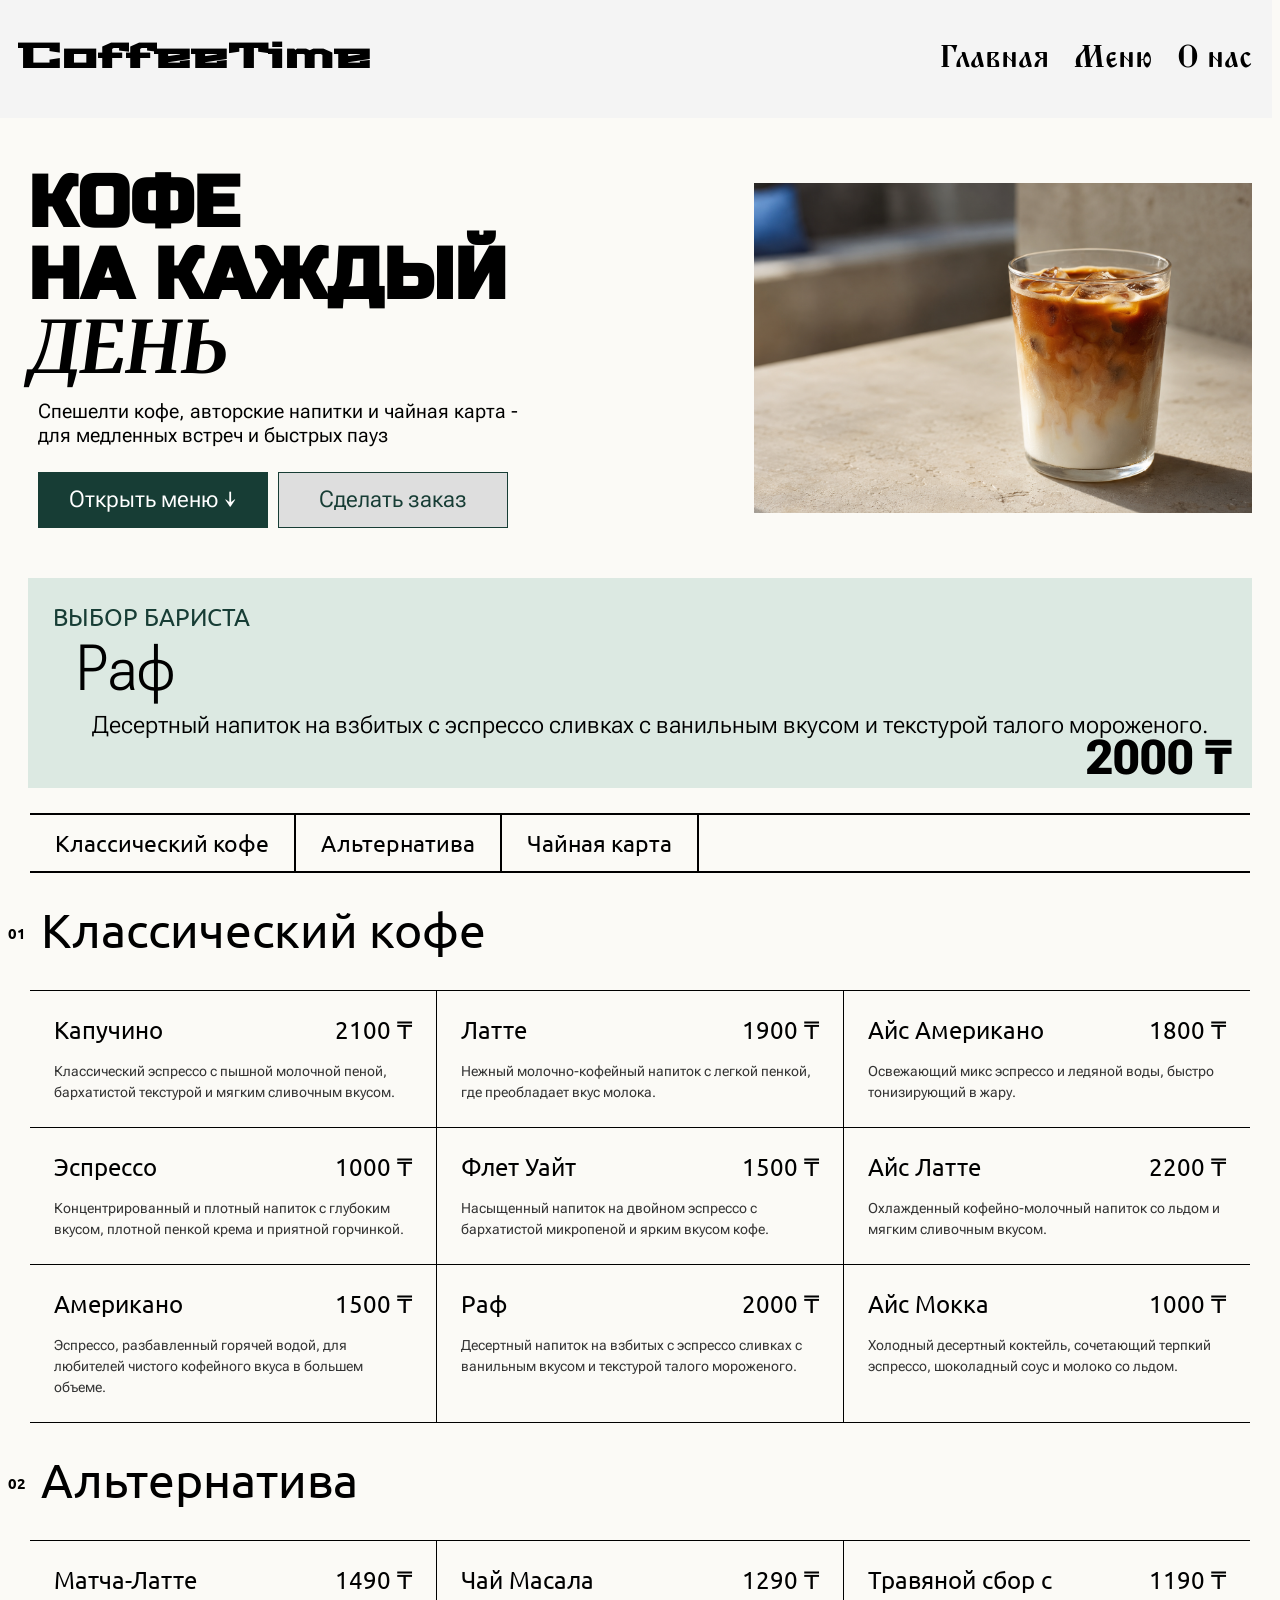
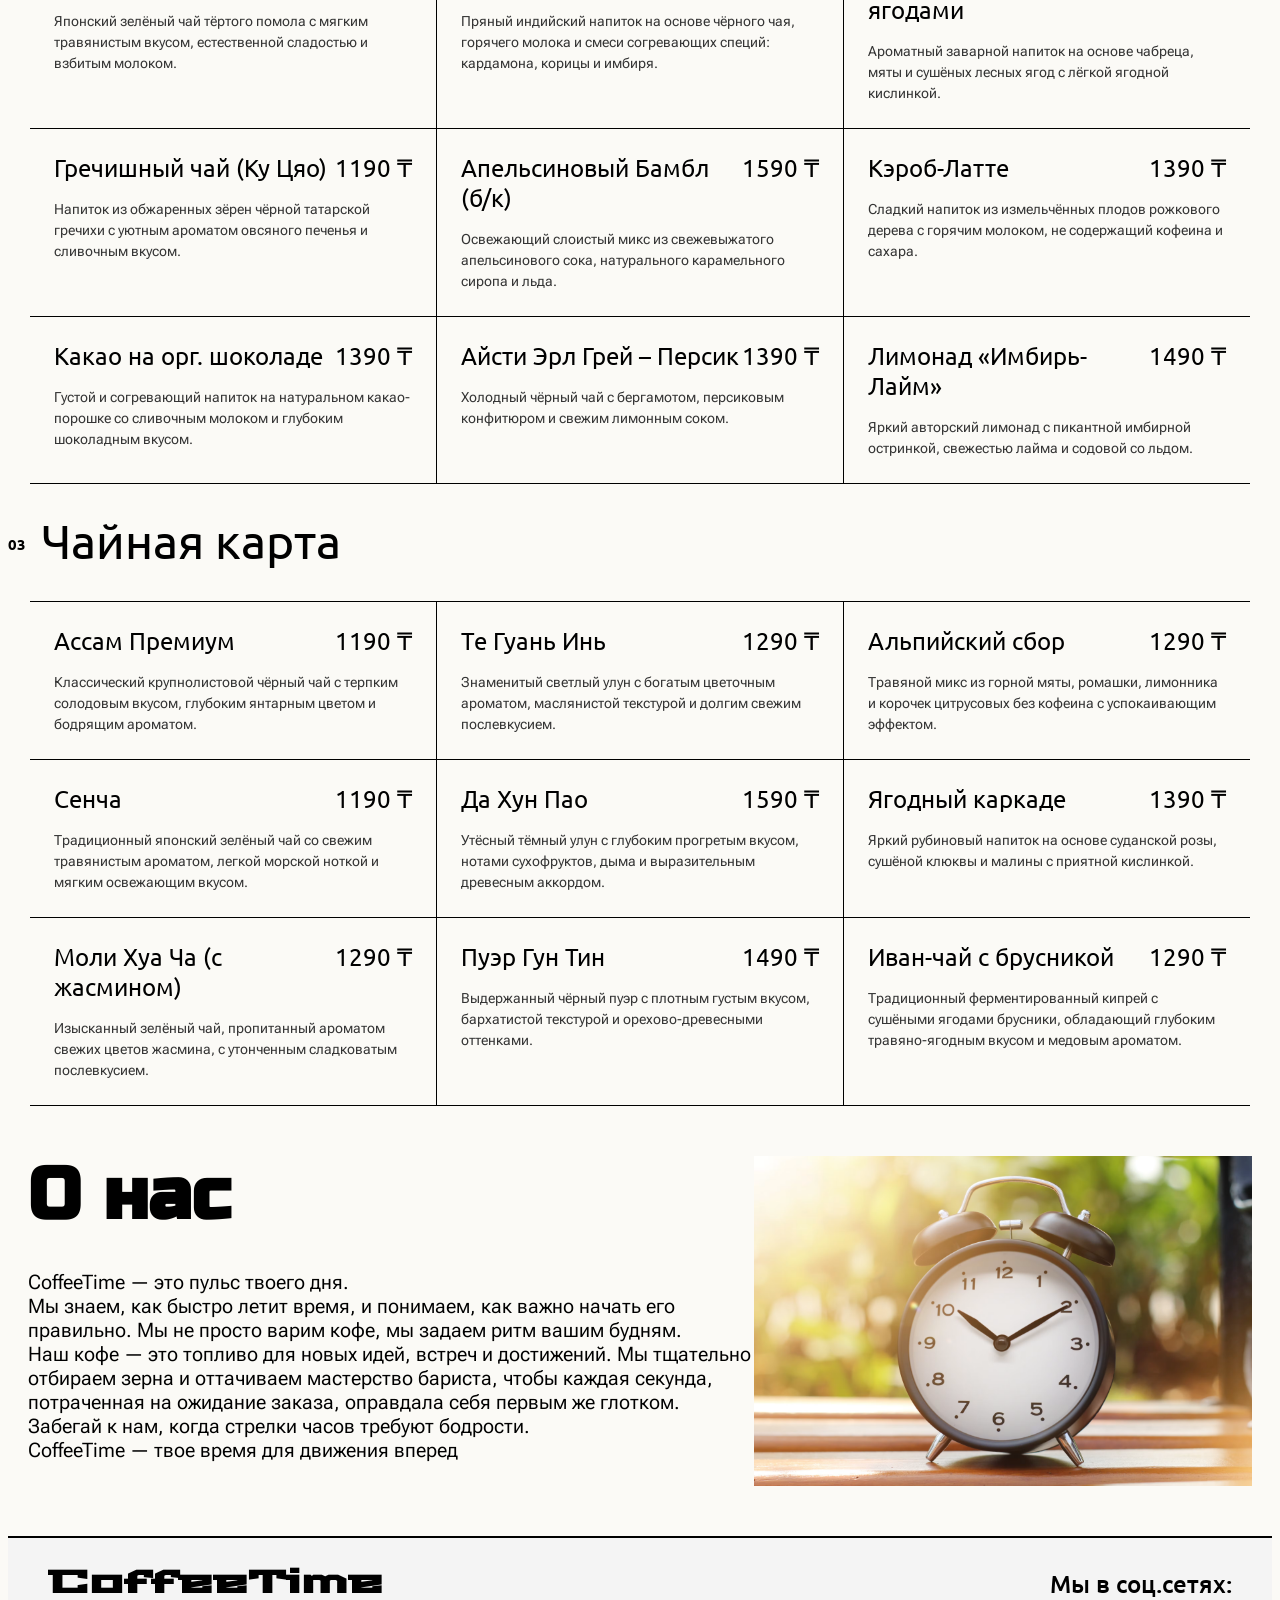
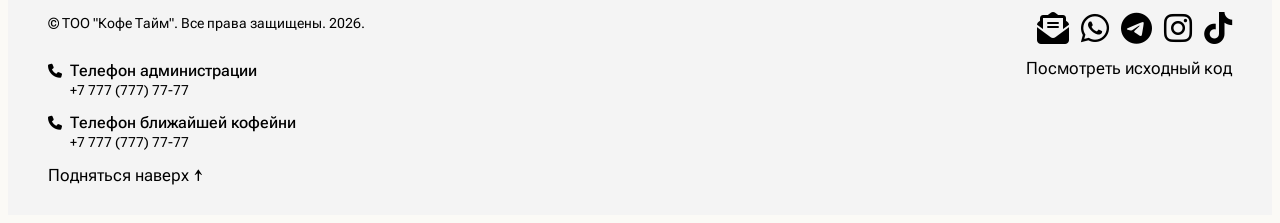
<file: index.html>
<!DOCTYPE html>
<html lang="en">
<head>
    <meta charset="UTF-8">
    <meta name="viewport" content="width=device-width, initial-scale=1.0">
    <title>CoffeeTime - Добро пожаловать</title>
    <link rel="stylesheet" href="assets/styles/index.css">
    <link rel="stylesheet" href="https://cdnjs.cloudflare.com/ajax/libs/font-awesome/6.5.1/css/all.min.css">
</head>
<body>
    <main>
        <header id="main">
            <h1 class="logo">CoffeeTime</h1>
            <nav>
                <ul>
                    <li><a href="#main">Главная</a></li>
                    <li><a href="#menu">Меню</a></li>
                    <li><a href="#about">О нас</a></li>
                </ul>
            </nav>
        </header>
        <div class="content">
            <div class="text-block">
                <h1>КОФЕ <br>НА КАЖДЫЙ</h1>
                <h1 class="day">ДЕНЬ</h1>
                <p class="desc">Спешелти кофе, авторские напитки и чайная карта - <br>для медленных встреч и быстрых пауз</p>
                <div class="buttons">
                    <a href="#menu"><button class="first_btn">Открыть меню ↓</button></a>
                    <button class="second_btn">Сделать заказ</button>
                </div>
            </div>
            <img class="coffee_main" alt="coffee_main" src="assets/images/coffe_main.png">
        </div>
        <div class="content" id="menu">
            <div class="barista_box">
                <h3 class="text-block">ВЫБОР БАРИСТА</h3>
                <h2 class="text-block" id="coffee_name">Капучино</h2>
                <p class="text-block" id="coffee_description">Классический эспрессо с пышной молочной пеной, бархатистой<br>текстурой и мягким сливочным вкусом.</p>
                <h2 class="price" id="coffee_price">2100 ₸</h2>
            </div>
        </div>
        <div class="selector">
            <nav>
                <ul>
                    <li><a href="#classic-coffee"><button class="first">Классический кофе</button></a></li>
                    <li><a href="#alternatives"><button class="second">Альтернатива</button></a></li>
                    <li><a href="#tea-card"><button class="third">Чайная карта</button></a></li>
                </ul>
            </nav>
        </div>
        <div class="menu_category">
            <h2 id="classic-coffee" class="number">01</h2>
            <h1 class="category_name">Классический кофе</h1>
        </div>
        <div class="menu-grid">
            <div class="menu-item">
                <div class="item-header">
                <span class="item-name">Капучино</span>
                <span class="item-price">2100 ₸</span>
                </div>
                <p class="item-desc">Классический эспрессо с пышной молочной пеной, бархатистой текстурой и мягким сливочным вкусом.</p>
            </div>
            <div class="menu-item">
                <div class="item-header">
                <span class="item-name">Латте</span>
                <span class="item-price">1900 ₸</span>
                </div>
                <p class="item-desc">Нежный молочно-кофейный напиток с легкой пенкой, где преобладает вкус молока.</p>
            </div>
            <div class="menu-item">
                <div class="item-header">
                <span class="item-name">Айс Американо</span>
                <span class="item-price">1800 ₸</span>
                </div>
                <p class="item-desc">Освежающий микс эспрессо и ледяной воды, быстро тонизирующий в жару.</p>
            </div>

            <div class="menu-item">
                <div class="item-header">
                <span class="item-name">Эспрессо</span>
                <span class="item-price">1000 ₸</span>
                </div>
                <p class="item-desc">Концентрированный и плотный напиток с глубоким вкусом, плотной пенкой крема и приятной горчинкой.</p>
            </div>
            <div class="menu-item">
                <div class="item-header">
                <span class="item-name">Флет Уайт</span>
                <span class="item-price">1500 ₸</span>
                </div>
                <p class="item-desc">Насыщенный напиток на двойном эспрессо с бархатистой микропеной и ярким вкусом кофе.</p>
            </div>
            <div class="menu-item">
                <div class="item-header">
                <span class="item-name">Айс Латте</span>
                <span class="item-price">2200 ₸</span>
                </div>
                <p class="item-desc">Охлажденный кофейно-молочный напиток со льдом и мягким сливочным вкусом.</p>
            </div>

            <div class="menu-item">
                <div class="item-header">
                <span class="item-name">Американо</span>
                <span class="item-price">1500 ₸</span>
                </div>
                <p class="item-desc">Эспрессо, разбавленный горячей водой, для любителей чистого кофейного вкуса в большем объеме.</p>
            </div>
            <div class="menu-item">
                <div class="item-header">
                <span class="item-name">Раф</span>
                <span class="item-price">2000 ₸</span>
                </div>
                <p class="item-desc">Десертный напиток на взбитых с эспрессо сливках с ванильным вкусом и текстурой талого мороженого.</p>
            </div>
            <div class="menu-item">
                <div class="item-header">
                <span class="item-name">Айс Мокка</span>
                <span class="item-price">1000 ₸</span>
                </div>
                <p class="item-desc">Холодный десертный коктейль, сочетающий терпкий эспрессо, шоколадный соус и молоко со льдом.</p>
            </div>
        </div>
        <div class="menu_category">
            <h2 id="alternatives" class="number">02</h2>
            <h1 class="category_name">Альтернатива</h1>
        </div>
        <div class="menu-grid">
            <div class="menu-item">
                <div class="item-header">
                <span class="item-name">Матча-Латте</span>
                <span class="item-price">1490 ₸</span>
                </div>
                <p class="item-desc">Японский зелёный чай тёртого помола с мягким травянистым вкусом, естественной сладостью и взбитым молоком.</p>
            </div>
            <div class="menu-item">
                <div class="item-header">
                <span class="item-name">Чай Масала</span>
                <span class="item-price">1290 ₸</span>
                </div>
                <p class="item-desc">Пряный индийский напиток на основе чёрного чая, горячего молока и смеси согревающих специй: кардамона, корицы и имбиря.</p>
            </div>
            <div class="menu-item">
                <div class="item-header">
                <span class="item-name">Травяной сбор с ягодами</span>
                <span class="item-price">1190 ₸</span>
                </div>
                <p class="item-desc">Ароматный заварной напиток на основе чабреца, мяты и сушёных лесных ягод с лёгкой ягодной кислинкой.</p>
            </div>

            <div class="menu-item">
                <div class="item-header">
                <span class="item-name">Гречишный чай (Ку Цяо)</span>
                <span class="item-price">1190 ₸</span>
                </div>
                <p class="item-desc">Напиток из обжаренных зёрен чёрной татарской гречихи с уютным ароматом овсяного печенья и сливочным вкусом.</p>
            </div>
            <div class="menu-item">
                <div class="item-header">
                <span class="item-name">Апельсиновый Бамбл (б/к)</span>
                <span class="item-price">1590 ₸</span>
                </div>
                <p class="item-desc">Освежающий слоистый микс из свежевыжатого апельсинового сока, натурального карамельного сиропа и льда.</p>
            </div>
            <div class="menu-item">
                <div class="item-header">
                <span class="item-name">Кэроб-Латте</span>
                <span class="item-price">1390 ₸</span>
                </div>
                <p class="item-desc">Сладкий напиток из измельчённых плодов рожкового дерева с горячим молоком, не содержащий кофеина и сахара.</p>
            </div>

            <div class="menu-item">
                <div class="item-header">
                <span class="item-name">Какао на орг. шоколаде</span>
                <span class="item-price">1390 ₸</span>
                </div>
                <p class="item-desc">Густой и согревающий напиток на натуральном какао-порошке со сливочным молоком и глубоким шоколадным вкусом.</p>
            </div>
            <div class="menu-item">
                <div class="item-header">
                <span class="item-name">Айсти Эрл Грей – Персик</span>
                <span class="item-price">1390 ₸</span>
                </div>
                <p class="item-desc">Холодный чёрный чай с бергамотом, персиковым конфитюром и свежим лимонным соком.</p>
            </div>
            <div class="menu-item">
                <div class="item-header">
                <span class="item-name">Лимонад «Имбирь-Лайм»</span>
                <span class="item-price">1490 ₸</span>
                </div>
                <p class="item-desc">Яркий авторский лимонад с пикантной имбирной остринкой, свежестью лайма и содовой со льдом.</p>
            </div>
        </div>
        <div class="menu_category">
            <h2 id="tea-card" class="number">03</h2>
            <h1 class="category_name">Чайная карта</h1>
        </div>
        <div class="menu-grid">
            <div class="menu-item">
                <div class="item-header">
                <span class="item-name">Ассам Премиум</span>
                <span class="item-price">1190 ₸</span>
                </div>
                <p class="item-desc">Классический крупнолистовой чёрный чай с терпким солодовым вкусом, глубоким янтарным цветом и бодрящим ароматом.</p>
            </div>
            <div class="menu-item">
                <div class="item-header">
                <span class="item-name">Те Гуань Инь</span>
                <span class="item-price">1290 ₸</span>
                </div>
                <p class="item-desc">Знаменитый светлый улун с богатым цветочным ароматом, маслянистой текстурой и долгим свежим послевкусием.</p>
            </div>
            <div class="menu-item">
                <div class="item-header">
                <span class="item-name">Альпийский сбор</span>
                <span class="item-price">1290 ₸</span>
                </div>
                <p class="item-desc">Травяной микс из горной мяты, ромашки, лимонника и корочек цитрусовых без кофеина с успокаивающим эффектом.</p>
            </div>

            <div class="menu-item">
                <div class="item-header">
                <span class="item-name">Сенча</span>
                <span class="item-price">1190 ₸</span>
                </div>
                <p class="item-desc">Традиционный японский зелёный чай со свежим травянистым ароматом, легкой морской ноткой и мягким освежающим вкусом.</p>
            </div>
            <div class="menu-item">
                <div class="item-header">
                <span class="item-name">Да Хун Пао</span>
                <span class="item-price">1590 ₸</span>
                </div>
                <p class="item-desc">Утёсный тёмный улун с глубоким прогретым вкусом, нотами сухофруктов, дыма и выразительным древесным аккордом.</p>
            </div>
            <div class="menu-item">
                <div class="item-header">
                <span class="item-name">Ягодный каркаде</span>
                <span class="item-price">1390 ₸</span>
                </div>
                <p class="item-desc">Яркий рубиновый напиток на основе суданской розы, сушёной клюквы и малины с приятной кислинкой.</p>
            </div>

            <div class="menu-item">
                <div class="item-header">
                <span class="item-name">Моли Хуа Ча (с жасмином)</span>
                <span class="item-price">1290 ₸</span>
                </div>
                <p class="item-desc">Изысканный зелёный чай, пропитанный ароматом свежих цветов жасмина, с утонченным сладковатым послевкусием.</p>
            </div>
            <div class="menu-item">
                <div class="item-header">
                <span class="item-name">Пуэр Гун Тин</span>
                <span class="item-price">1490 ₸</span>
                </div>
                <p class="item-desc">Выдержанный чёрный пуэр с плотным густым вкусом, бархатистой текстурой и орехово-древесными оттенками.</p>
            </div>
            <div class="menu-item">
                <div class="item-header">
                <span class="item-name">Иван-чай с брусникой</span>
                <span class="item-price">1290 ₸</span>
                </div>
                <p class="item-desc">Традиционный ферментированный кипрей с сушёными ягодами брусники, обладающий глубоким травяно-ягодным вкусом и медовым ароматом.</p>
            </div>
        </div>
        <div class="content">
            <div class="text-block">
                <h1 id="about">О нас</h1><br>
                <p class="desc2">
                    CoffeeTime — это пульс твоего дня.<br>
                    Мы знаем, как быстро летит время, и понимаем, как важно начать его правильно. Мы не просто варим кофе, мы задаем ритм вашим будням.<br>
                    Наш кофе — это топливо для новых идей, встреч и достижений. Мы тщательно отбираем зерна и оттачиваем мастерство бариста, чтобы каждая секунда, потраченная на ожидание заказа, оправдала себя первым же глотком.<br>
                    Забегай к нам, когда стрелки часов требуют бодрости.<br> CoffeeTime — твое время для движения вперед<br>
                </p>
            </div>
            <img class="coffee_main" alt="clock" src="assets/images/clock.png">
        </div>
        <footer>
            <div class="footer-left">
                <h1 class="logo">CoffeeTime</h1>
                <p class="company">&copy; ТОО "Кофе Тайм". Все права защищены. 2026.</p>

                <div class="contacts">
                    <div class="contact-item">
                        <div class="contact-header">
                            <i class="fa-solid fa-phone"></i>
                            <span class="contact-title">Телефон администрации</span>
                        </div>
                        <span class="phone-number">+7 777 (777) 77-77</span>
                    </div>
                    <div class="contact-item">
                        <div class="contact-header">
                            <i class="fa-solid fa-phone"></i>
                            <span class="contact-title">Телефон ближайшей кофейни</span>
                        </div>
                        <span class="phone-number">+7 777 (777) 77-77</span>
                    </div>
                </div>
                <a href="#main">Подняться наверх ↑</a>
            </div>

            <div class="footer-right">
                <p class="social-title">Мы в соц.сетях:</p>
                <div class="social-icons">
                    <a href="mailto:glackus@lighsync.org"><i class="fa-solid fa-envelope-open-text"></i></a>
                    <a href="https://wa.me/+77775031526"><i class="fa-brands fa-whatsapp"></i></a>
                    <a href="https://t.me/nogai3"><i class="fa-brands fa-telegram"></i></a>
                    <a href=""><i class="fa-brands fa-instagram"></i></a>
                    <a href="#"><i class="fa-brands fa-tiktok"></i></a>
                </div>
                <a href="https://github.com/nogai3/coffeetime-sw259">Посмотреть исходный код</a>
            </div>
        </footer>
        <script src="assets/scripts/barista.js"></script>
    </main>
</body>
</html>
</file>
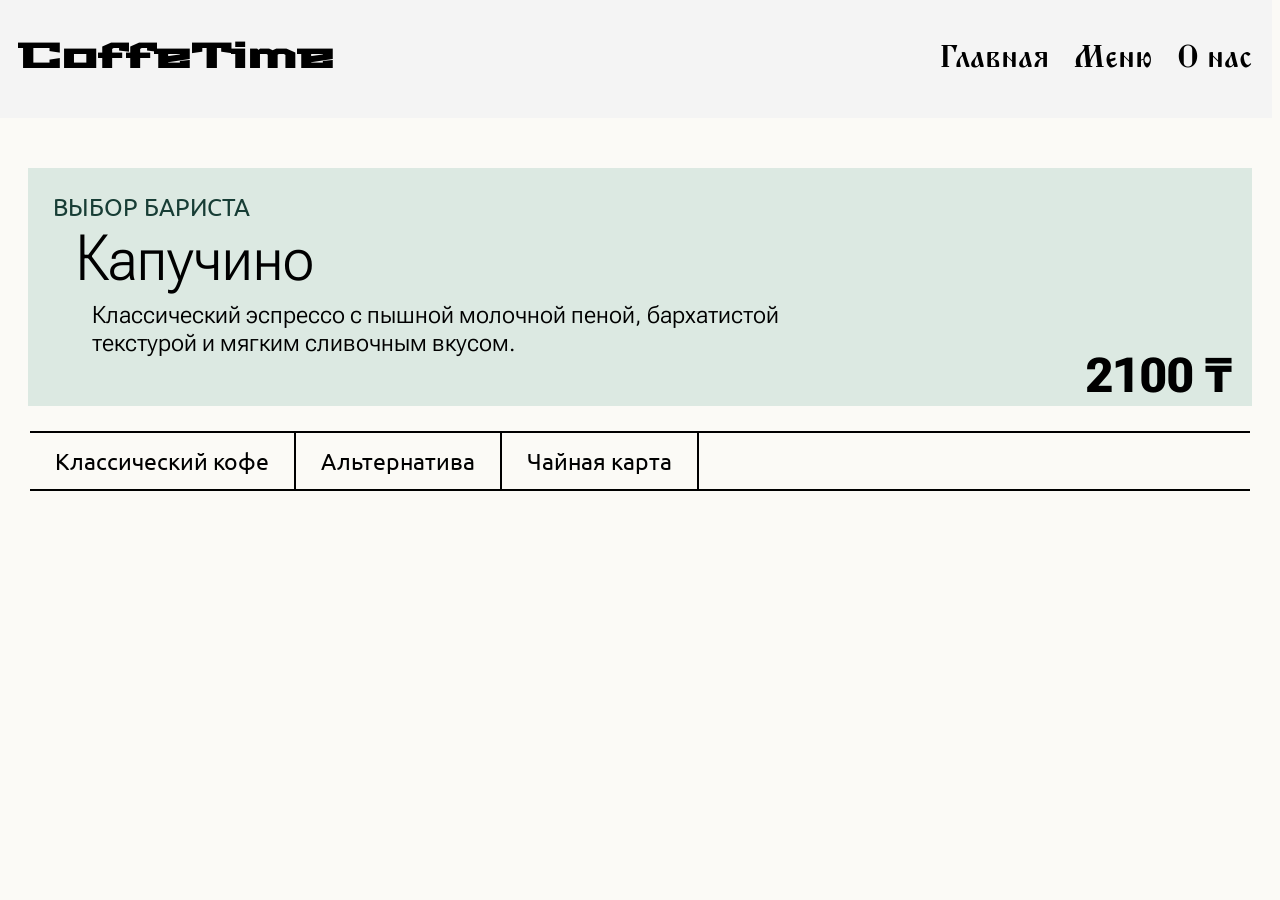
<file: menu/index.html>
<!DOCTYPE html>
<html lang="en">
<head>
    <meta charset="UTF-8">
    <meta name="viewport" content="width=device-width, initial-scale=1.0">
    <title>CoffeTime - Добро пожаловать</title>
    <link rel="stylesheet" href="../assets/styles/index.css">
</head>
<body>
    <main>
        <header>
            <h1 class="logo">CoffeTime</h1>
            <nav>
                <ul>
                    <li><a href="../index.html">Главная</a></li>
                    <li><a href="">Меню</a></li>
                    <li><a href="">О нас</a></li>
                </ul>
            </nav>
        </header>
        <div class="content">
            <div class="barista_box">
                <h3 class="text-block">ВЫБОР БАРИСТА</h3>
                <h2 class="text-block">Капучино</h2>
                <p class="text-block">Классический эспрессо с пышной молочной пеной, бархатистой<br>текстурой и мягким сливочным вкусом.</p>
                <h2 class="price">2100 ₸</h2>
            </div>
        </div>
        <div class="selector">
            <nav>
                <ul>
                    <li><button class="first">Классический кофе</button></li>
                    <li><button class="second">Альтернатива</button></li>
                    <li><button class="third">Чайная карта</button></li>
                </ul>
            </nav>
        </div>
    </main>
</body>
</html>
</file>
<file: assets/styles/index.css>
@import url('https://fonts.googleapis.com/css2?family=Merriweather:ital,opsz,wght@0,18..144,300..900;1,18..144,300..900&family=Monomakh&family=Roboto+Flex:opsz,wght,XOPQ,XTRA,YOPQ,YTDE,YTFI,YTLC,YTUC@8..144,100..1000,96,468,79,-203,738,514,712&family=Russo+One&family=Stalinist+One&family=Ubuntu+Condensed&family=Ubuntu:ital,wght@0,300;0,400;0,500;0,700;1,300;1,400;1,500;1,700&display=swap');body {
    background-color: #FBFAF6;
}

html {
    scroll-behavior: smooth;
}

body {
    background-color: #FBFAF6;
    scrollbar-width: thin;
    scrollbar-color: #FBFAF6 #FBFAF6;
}

header {
    display: flex;
    background-color: #f4f4f4;
    justify-content: space-between;
    align-items: center;
    padding: 12px 20px;
    position: sticky;
    margin-top: -10px;
    margin-left: -10px;
}

header nav ul {
    list-style: none;
    display: flex;
    gap: 25px;
}

header, footer .logo {
    font-family: 'Stalinist One', monospace;
    font-size: 17px;
    color: #000000;
}

header a {
    font-family: 'Monomakh', monospace;
    font-size: 32px;
    color: #000000;
    text-decoration: none;
}

header a:hover {
    color: #333634;
    text-decoration: underline;
}

.content {
    display: flex;
    justify-content: space-between;
    align-items: center;
    padding: 0 20px;
    box-sizing: border-box;
    margin-top: 50px;
}

.content h1 {
    font-family: 'Russo One', monospace;
    font-size: 72px;
    margin: 0;
    line-height: 1;
}

.content .day {
    font-family: 'Merriweather', monospace;
    font-size: 72px;
    font-style: italic;
    margin: 0 0 15px 0;
}

.content .desc {
    font-family: 'Roboto Flex', monospace;
    font-size: 20px;
    margin: 0 0 25px 10px;
}

.content .desc2 {
    font-family: 'Roboto Flex', monospace;
    font-size: 20px;
    max-width: 768px;
}

.buttons {
    display: flex;
    gap: 10px;
}

.first_btn, .second_btn {
    font-family: 'Roboto Flex', monospace;
    font-size: 23px;
    width: 230px;
    height: 56px;
    margin: 0;
    cursor: pointer;
}

.first_btn {
    background-color: #173D35;
    color: #FFFFFF;
    border: none;
    margin-left: 10px;
}

.first_btn:hover {
    background-color: #1B4B40;
}

.second_btn {
    background-color: #DEDEDE;
    color: #173D35;
    border: 1px solid #173D35;
}

.second_btn:hover {
    background-color: #EDEDED;
}

.content .coffee_main {
    width: 498px;
    height: 330px;
    object-fit: cover;
    flex-shrink: 0;
}

.barista_box {
    width: 100%;
    background-color: #DCE9E2;
    padding-bottom: 25px;
}

.barista_box h3 {
    font-family: 'Ubuntu', monospace;
    font-size: 24px;
    font-weight: 400;
    color: #173D35;
    margin-left: 25px;
}

.barista_box h2 {
    font-family: 'Roboto Flex', monospace;
    font-size: 64px;
    font-style: normal;
    font-weight: 400;
    margin-left: 48px;
    margin-top: -25px;
}

.barista_box p {
    font-family: 'Roboto Flex', monospace;
    font-size: 24px;
    font-style: normal;
    font-weight: 350;
    margin-top: -48px;
    margin-left: 64px;
}

.barista_box .price {
    position: absolute;
    right: 48px;
    transform: translateY(-60%);
    font-family: 'Roboto Flex', monospace;
    font-size: 48px;
    font-weight: bold;
    margin: 0;
}

.text-block {
    display: flex;
    flex-direction: column;
}

.selector {
    display: flex;
    background-color: #FBFAF6;
    justify-content: space-between;
    align-items: center;
    position: sticky;
    margin-top: 25px;
    margin-left: 22px;
    margin-right: 22px;
    border: 2px solid #000000;
    border-left: none;
    border-right: none;
}

.selector nav ul {
    list-style: none;
    display: flex;
    gap: 0;
    width: 100%;
    margin: 0;
    padding: 0;
}

.selector button {
    font-family: 'Ubuntu', monospace;
    font-weight: 400;
    font-size: 23px;
    flex: 1;
    height: 56px;
    margin: 0;
    cursor: pointer;
    background-color: #FBFAF6;
    box-sizing: border-box;
    padding-left: 25px;
    padding-right: 25px;
}

.selector .first {
    border-top: none;
    border-bottom: none;
    border-left: none;
    border-right: none;
}

.selector .second {
    border-left: 2px solid #000000;

    border-top: none;
    border-bottom: none;
    border-right: none;
}

.selector .third {
    border-left: 2px solid #000000;
    border-right: 2px solid #000000;

    border-top: none;
    border-bottom: none;
}

.menu-grid {
    display: grid;
    grid-template-columns: repeat(3, 1fr);
    margin-left: 22px;
    margin-right: 22px;
    box-sizing: border-box;
    gap: 1px;
    background-color: #000000;
    border: 1px solid #000000;
    border-left: none;
    border-right: none;
}

.menu-item {
    background-color: #FBFAF6;
    padding: 24px;
    display: flex;
    flex-direction: column;
    box-sizing: border-box;
}

.item-header {
    display: flex;
    justify-content: space-between;
    align-items: baseline;
    margin-bottom: 16px;
}

.item-name {
    font-family: 'Ubuntu', monospace;
    font-size: 24px;
    font-weight: 400;
    color: #000000;
}

.item-price {
    font-family: 'Ubuntu', monospace;
    font-size: 24px;
    font-weight: normal;
    color: #000000;
    white-space: nowrap;
}

.item-desc {
    font-family: 'Roboto Flex', monospace;
    font-size: 14px;
    line-height: 1.5;
    color: #333333;
    margin: 0;
}

.menu_category {
    display: flex;
    gap: 15px;
    margin-top: 38px
}

.number {
    color: #000000;
    font-family: 'Ubuntu', monospace;
    font-weight: bold;
    font-size: 15px;
}

.category_name {
    font-family: 'Ubuntu', monospace;
    font-weight: 400;
    font-size: 48px;
    margin-top: -10px;
}

footer {
    display: flex;
    justify-content: space-between;
    align-items: flex-start;
    background-color: #f4f4f4;
    padding: 30px 40px;
    margin-top: 50px;
    border-top: 2px solid #000000;
    color: #000000;
}

.footer-left {
    display: flex;
    flex-direction: column;
    gap: 15px;
}

.footer-left .logo {
    font-size: 32px;
    font-family: 'Stalinist One', monospace;
    margin: 0;
    line-height: 1;
}

.footer-left .company {
    font-family: 'Roboto Flex', monospace;
    font-size: 14px;
    margin: 0 0 15px 0;
}

.footer-left a {
    text-decoration: none;
    font-family: 'Roboto Flex', monospace;
    font-size: 17px;
    color: #000000;
}

.footer-left a:hover {
    text-decoration: underline;
    color: #333333;
}

.footer-right a {
    text-decoration: none;
    font-family: 'Roboto Flex', monospace;
    font-size: 17px;
    color: #000000;
}

.footer-right a:hover {
    text-decoration: underline;
    color: #333333;
}

.contacts {
    display: flex;
    flex-direction: column;
    gap: 15px;
}

.contact-item {
    display: flex;
    flex-direction: column;
    gap: 2px;
}

.contact-header {
    display: flex;
    align-items: center;
    gap: 8px;
    font-family: 'Roboto Flex', monospace;
    font-size: 16px;
    font-weight: 500;
}

.contact-header i {
    font-size: 14px;
}

.phone-number {
    font-family: 'Roboto Flex', monospace;
    font-size: 14px;
    margin-left: 22px;
}

.footer-right {
    display: flex;
    flex-direction: column;
    align-items: flex-end;
    gap: 10px;
}

.social-title {
    font-family: 'Ubuntu', monospace;
    font-size: 24px;
    font-weight: 500;
    margin: 0;
}

.social-icons {
    display: flex;
    gap: 12px;
}

.social-icons a {
    color: #000000;
    font-size: 32px;
    text-decoration: none;
    transition: 0.2s ease;
}

.social-icons a:hover {
    color: #555555;
}

@media (max-width: 768px) {
    footer {
        flex-direction: column;
        gap: 30px;
        padding: 30px 20px;
    }

    .footer-right {
        align-items: flex-start;
    }
}

@media (max-width: 900px) {
    .menu-grid {
        grid-template-columns: repeat(2, 1fr);
    }
}

@media (max-width: 600px) {
    .menu-grid {
        grid-template-columns: 1fr;
    }
}
</file>
